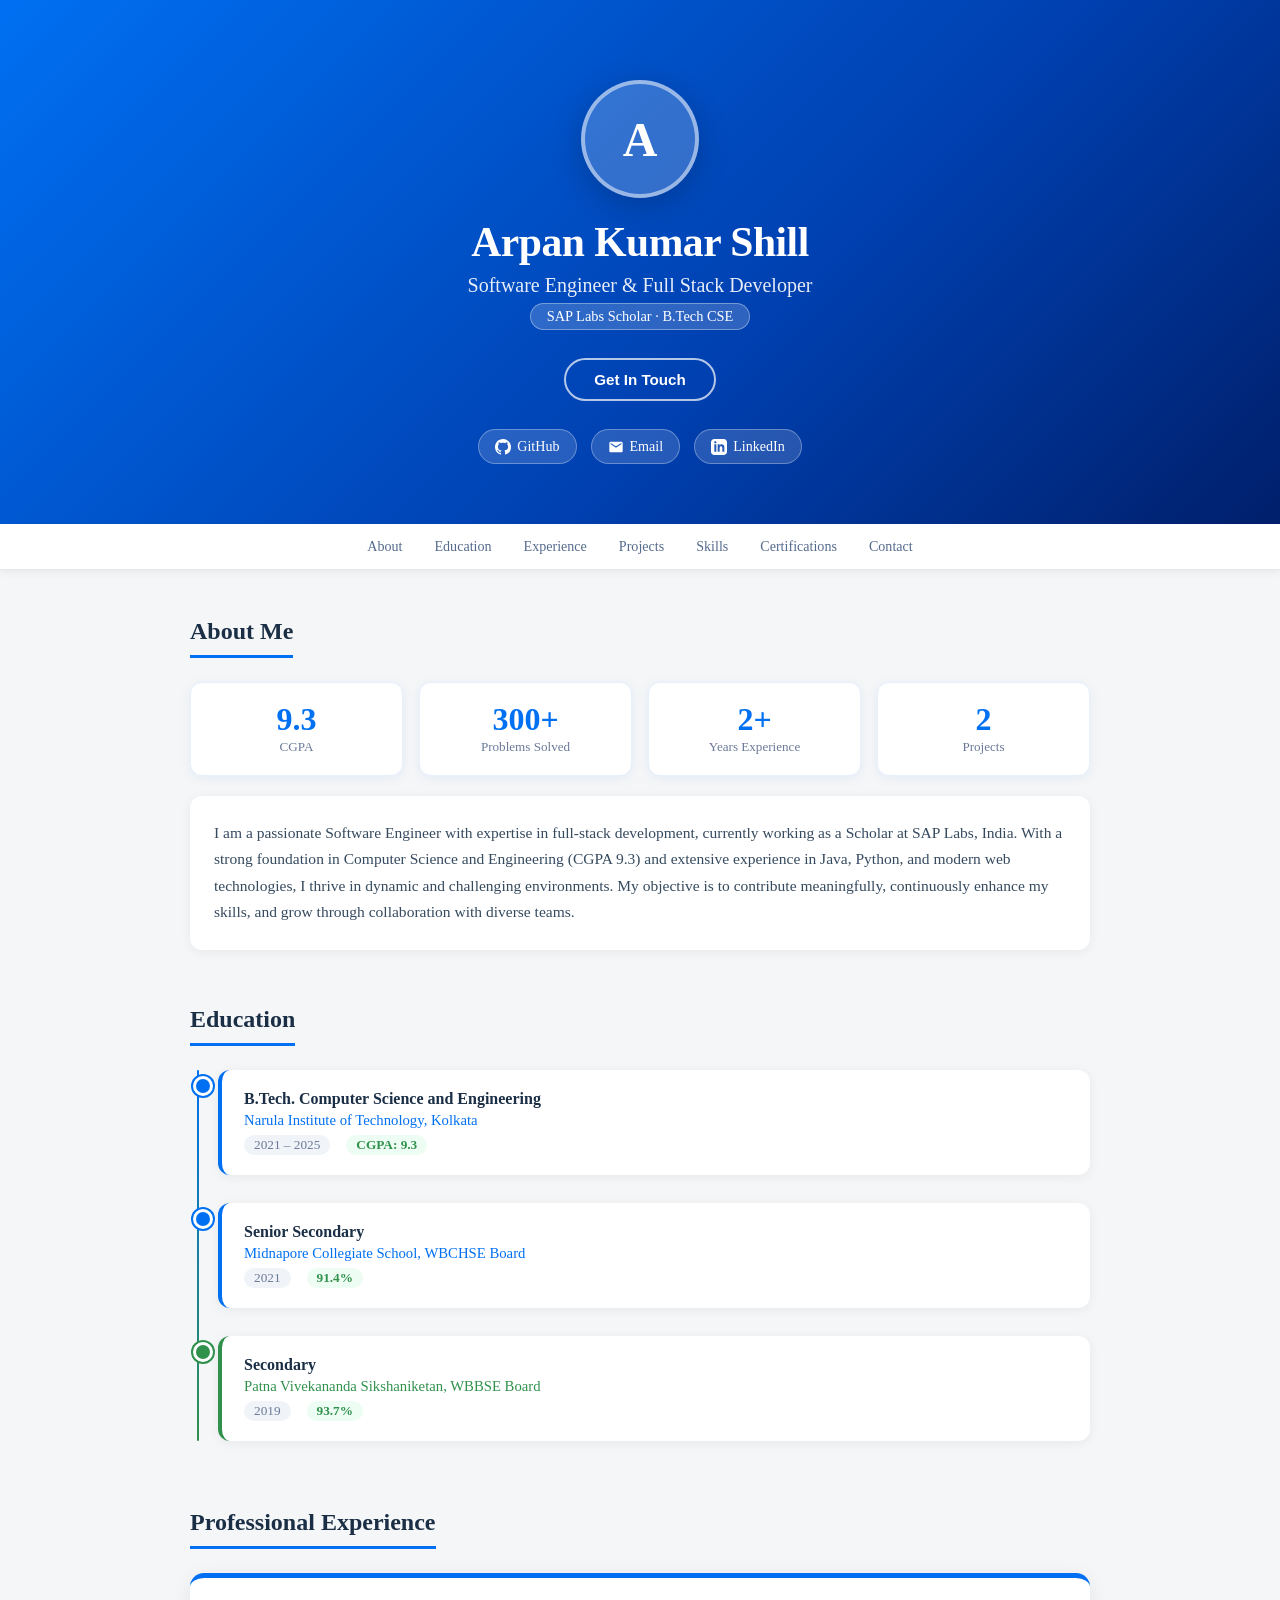
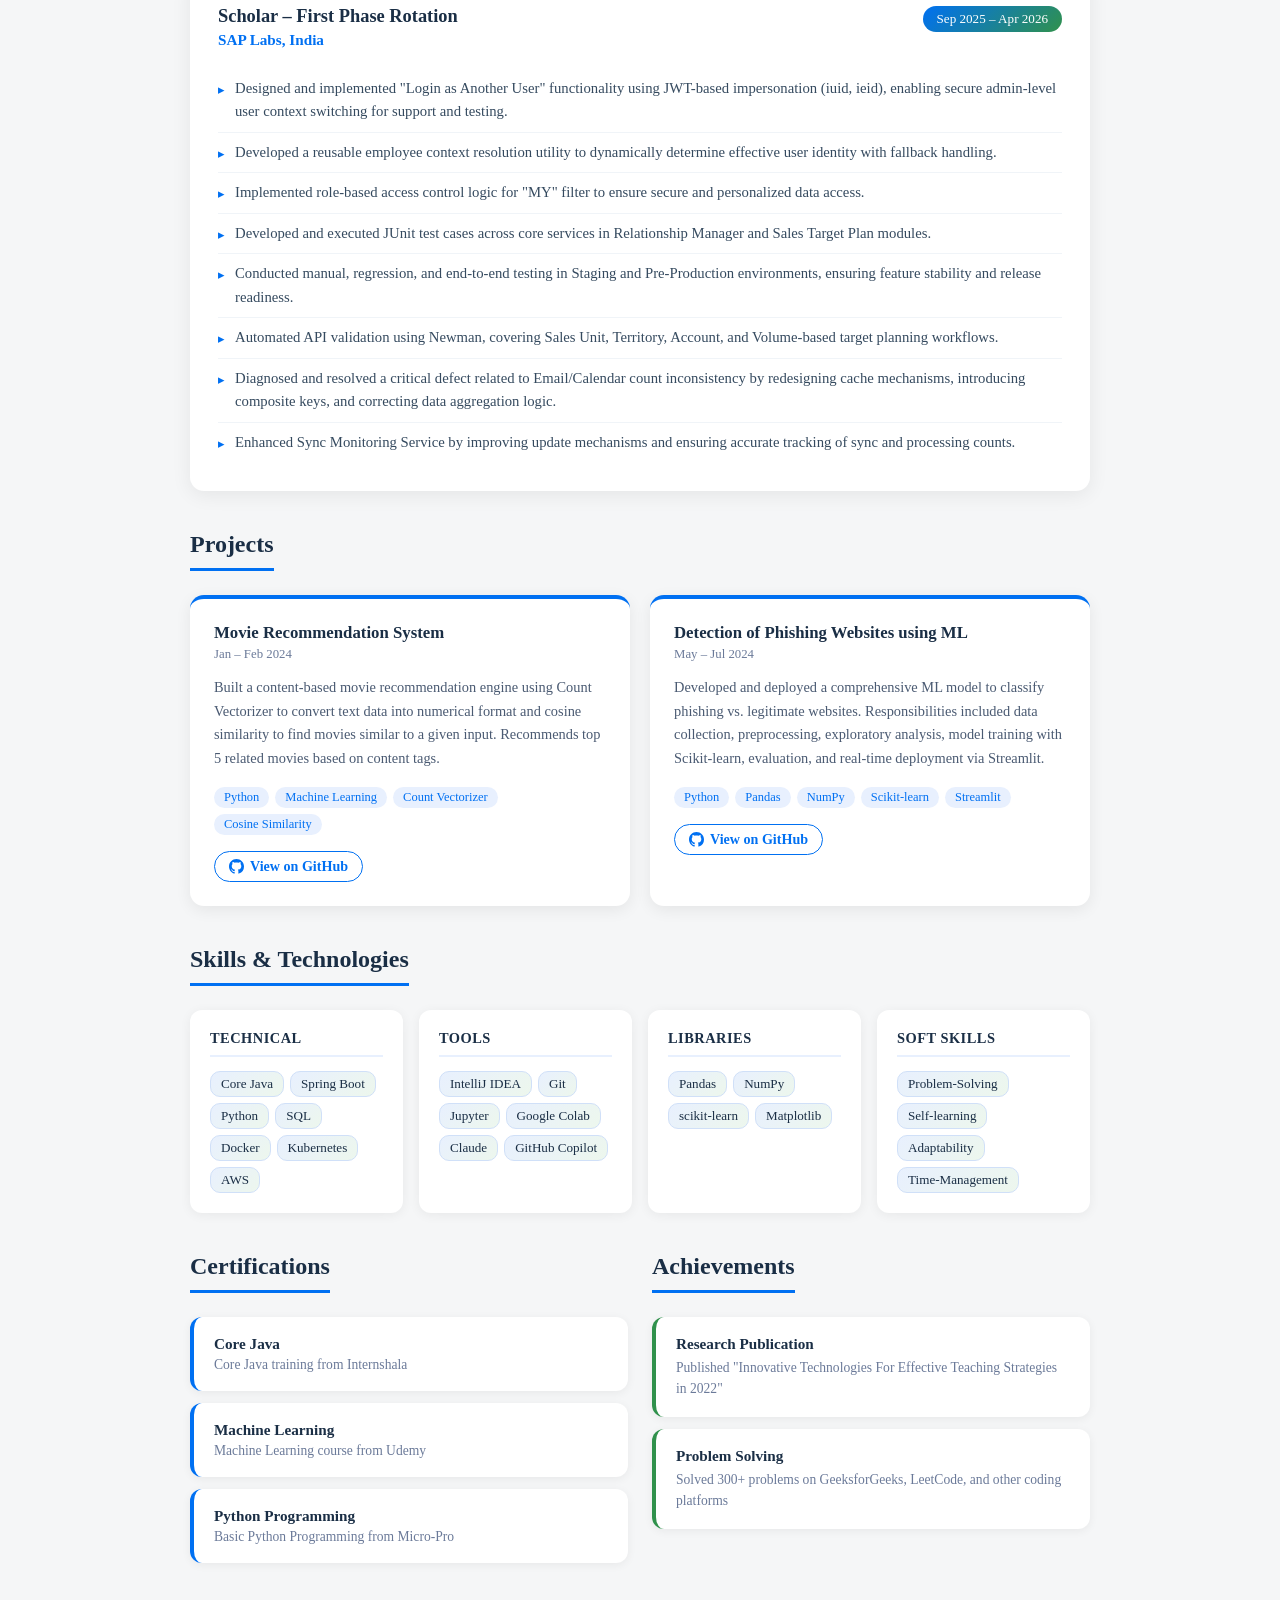
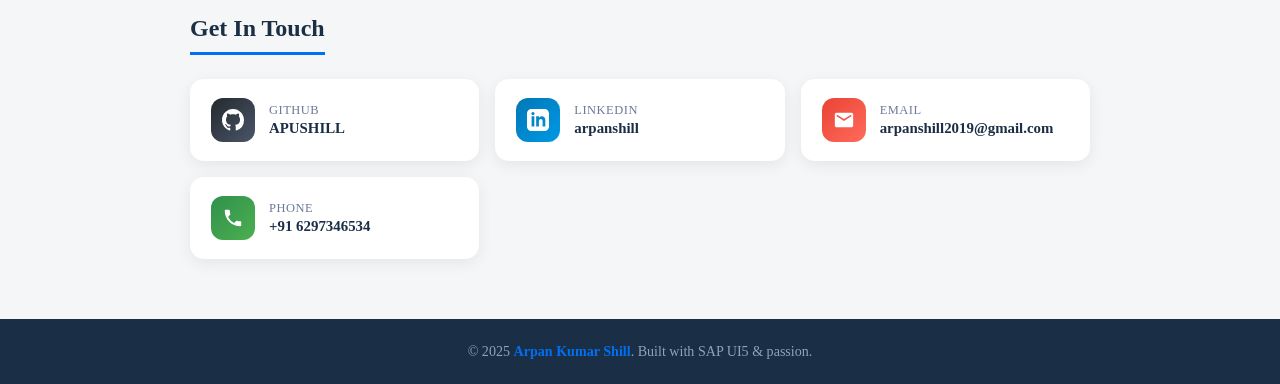
<file: portfolio.html>
<!DOCTYPE html>
<html lang="en">
<head>
    <meta charset="UTF-8">
    <meta name="viewport" content="width=device-width, initial-scale=1.0">
    <title>Arpan Kumar Shill - Portfolio</title>
<link rel="stylesheet" href="css/portfolio.css">
    <style>
        html, body { margin: 0; padding: 0; height: 100%; background: #f5f6f7; }

        /* Hero */
        .heroSection {
            background: linear-gradient(135deg, #0070f2 0%, #0040b0 60%, #001f6b 100%);
            padding: 80px 40px 60px;
            text-align: center;
            color: white;
        }
        .heroAvatar {
            width: 110px; height: 110px; border-radius: 50%;
            background: rgba(255,255,255,0.2);
            display: flex; align-items: center; justify-content: center;
            margin: 0 auto 20px;
            font-size: 3rem; font-weight: 700; color: white;
            border: 4px solid rgba(255,255,255,0.5);
            box-shadow: 0 8px 32px rgba(0,0,0,0.2);
        }
        .heroName { font-size: 2.6rem; font-weight: 700; margin: 0 0 8px; letter-spacing: -0.5px; }
        .heroRole { font-size: 1.25rem; font-weight: 400; opacity: 0.9; margin: 0 0 6px; }
        .heroBadge { display: inline-block; background: rgba(255,255,255,0.18); border: 1px solid rgba(255,255,255,0.35); border-radius: 20px; padding: 4px 16px; font-size: 0.9rem; margin-bottom: 28px; }
        .heroButtons { display: flex; gap: 12px; justify-content: center; flex-wrap: wrap; margin-bottom: 28px; }
        .heroBtnPrimary {
            background: white; color: #0070f2; border: none; padding: 12px 28px;
            border-radius: 24px; font-size: 0.95rem; font-weight: 600; cursor: pointer;
            box-shadow: 0 4px 16px rgba(0,0,0,0.15); transition: all 0.25s;
        }
        .heroBtnPrimary:hover { transform: translateY(-2px); box-shadow: 0 8px 24px rgba(0,0,0,0.2); }
        .heroBtnOutline {
            background: transparent; color: white; border: 2px solid rgba(255,255,255,0.7);
            padding: 11px 28px; border-radius: 24px; font-size: 0.95rem; font-weight: 600; cursor: pointer;
            transition: all 0.25s;
        }
        .heroBtnOutline:hover { background: rgba(255,255,255,0.15); transform: translateY(-2px); }
        .heroSocials { display: flex; gap: 14px; justify-content: center; }
        .heroSocialLink {
            display: flex; align-items: center; gap: 6px;
            background: rgba(255,255,255,0.15); border: 1px solid rgba(255,255,255,0.3);
            color: white; text-decoration: none; padding: 8px 16px; border-radius: 20px;
            font-size: 0.88rem; transition: all 0.25s;
        }
        .heroSocialLink:hover { background: rgba(255,255,255,0.28); transform: translateY(-2px); }
        .heroSocialLink svg { width: 16px; height: 16px; fill: currentColor; flex-shrink: 0; }

        /* Nav */
        .stickyNav {
            position: sticky; top: 0; z-index: 100;
            background: white; border-bottom: 1px solid #e5e9f0;
            box-shadow: 0 2px 8px rgba(0,0,0,0.06);
            display: flex; justify-content: center; flex-wrap: wrap; gap: 4px; padding: 8px 20px;
        }
        .navLink {
            text-decoration: none; color: #556b8d; font-size: 0.88rem; font-weight: 500;
            padding: 6px 14px; border-radius: 16px; transition: all 0.2s;
        }
        .navLink:hover { background: #e8f0fe; color: #0070f2; }

        /* Sections */
        .section { max-width: 900px; margin: 0 auto; padding: 48px 24px 0; }
        .sectionTitle {
            font-size: 1.5rem; font-weight: 700; color: #1a2e45; margin: 0 0 24px;
            padding-bottom: 10px; border-bottom: 3px solid #0070f2; display: inline-block;
        }

        /* Stats bar */
        .statsBar { display: flex; gap: 16px; flex-wrap: wrap; margin-bottom: 20px; }
        .statCard {
            flex: 1; min-width: 110px; background: white; border-radius: 12px;
            padding: 20px 16px; text-align: center;
            box-shadow: 0 2px 12px rgba(0,112,242,0.08); border: 1px solid #e8f0fe;
            transition: all 0.25s;
        }
        .statCard:hover { transform: translateY(-4px); box-shadow: 0 8px 24px rgba(0,112,242,0.15); }
        .statNum { font-size: 2rem; font-weight: 700; color: #0070f2; line-height: 1; }
        .statLabel { font-size: 0.82rem; color: #6b7a99; margin-top: 4px; }

        /* About */
        .aboutText { background: white; border-radius: 12px; padding: 24px; box-shadow: 0 2px 12px rgba(0,0,0,0.06); line-height: 1.7; color: #354a5f; font-size: 0.97rem; margin-bottom: 16px; }

        /* Timeline */
        .timeline { position: relative; padding-left: 28px; }
        .timeline::before { content: ''; position: absolute; left: 7px; top: 0; bottom: 0; width: 2px; background: linear-gradient(to bottom, #0070f2, #30914c); border-radius: 2px; }
        .tlItem { position: relative; margin-bottom: 28px; }
        .tlDot { position: absolute; left: -25px; top: 6px; width: 14px; height: 14px; border-radius: 50%; background: #0070f2; border: 3px solid white; box-shadow: 0 0 0 2px #0070f2; }
        .tlCard { background: white; border-radius: 12px; padding: 20px 22px; box-shadow: 0 2px 12px rgba(0,0,0,0.06); border-left: 4px solid #0070f2; }
        .tlTitle { font-size: 1rem; font-weight: 700; color: #1a2e45; margin: 0 0 4px; }
        .tlInst { font-size: 0.92rem; color: #0070f2; font-weight: 500; margin: 0 0 6px; }
        .tlMeta { display: flex; gap: 16px; flex-wrap: wrap; }
        .tlDate { font-size: 0.83rem; color: #6b7a99; background: #f0f4f8; padding: 2px 10px; border-radius: 10px; }
        .tlGrade { font-size: 0.83rem; color: #30914c; background: #edfdf3; padding: 2px 10px; border-radius: 10px; font-weight: 600; }

        /* Experience */
        .expCard { background: white; border-radius: 14px; padding: 28px; box-shadow: 0 4px 20px rgba(0,0,0,0.07); border-top: 5px solid #0070f2; }
        .expHeader { display: flex; justify-content: space-between; align-items: flex-start; flex-wrap: wrap; gap: 8px; margin-bottom: 20px; }
        .expTitle { font-size: 1.15rem; font-weight: 700; color: #1a2e45; margin: 0; }
        .expCompany { font-size: 0.95rem; color: #0070f2; font-weight: 600; margin: 4px 0 0; }
        .expDate { background: linear-gradient(135deg, #0070f2, #30914c); color: white; padding: 5px 14px; border-radius: 20px; font-size: 0.82rem; font-weight: 500; white-space: nowrap; }
        .expList { list-style: none; padding: 0; margin: 0; }
        .expList li { display: flex; gap: 10px; align-items: flex-start; padding: 8px 0; border-bottom: 1px solid #f0f4f8; color: #354a5f; font-size: 0.92rem; line-height: 1.6; }
        .expList li:last-child { border-bottom: none; }
        .expList li::before { content: '▸'; color: #0070f2; font-size: 0.8rem; margin-top: 3px; flex-shrink: 0; }

        /* Projects */
        .projectsGrid { display: grid; grid-template-columns: repeat(auto-fill, minmax(380px, 1fr)); gap: 20px; }
        .projCard { background: white; border-radius: 14px; padding: 24px; box-shadow: 0 4px 16px rgba(0,0,0,0.07); border-top: 4px solid #0070f2; transition: all 0.25s; }
        .projCard:hover { transform: translateY(-6px); box-shadow: 0 12px 32px rgba(0,112,242,0.14); }
        .projTitle { font-size: 1.05rem; font-weight: 700; color: #1a2e45; margin: 0 0 4px; }
        .projDate { font-size: 0.8rem; color: #6b7a99; margin: 0 0 12px; }
        .projDesc { font-size: 0.9rem; color: #4a5a72; line-height: 1.65; margin-bottom: 16px; }
        .techTags { display: flex; flex-wrap: wrap; gap: 6px; margin-bottom: 16px; }
        .techTag { background: #e8f0fe; color: #0070f2; padding: 3px 10px; border-radius: 12px; font-size: 0.78rem; font-weight: 500; }
        .projLink { display: inline-flex; align-items: center; gap: 6px; color: #0070f2; text-decoration: none; font-size: 0.88rem; font-weight: 600; padding: 6px 14px; border: 1.5px solid #0070f2; border-radius: 16px; transition: all 0.2s; }
        .projLink:hover { background: #0070f2; color: white; }
        .projLink svg { width: 15px; height: 15px; fill: currentColor; }

        /* Skills */
        .skillsGrid { display: grid; grid-template-columns: repeat(auto-fill, minmax(200px, 1fr)); gap: 16px; }
        .skillCat { background: white; border-radius: 12px; padding: 20px; box-shadow: 0 2px 12px rgba(0,0,0,0.06); }
        .skillCatTitle { font-size: 0.9rem; font-weight: 700; color: #1a2e45; margin: 0 0 14px; text-transform: uppercase; letter-spacing: 0.5px; border-bottom: 2px solid #e8f0fe; padding-bottom: 8px; }
        .skillTags { display: flex; flex-wrap: wrap; gap: 6px; }
        .skillTag { background: linear-gradient(135deg, #e8f0fe, #edf7ed); color: #1a2e45; padding: 4px 10px; border-radius: 10px; font-size: 0.82rem; font-weight: 500; border: 1px solid #d0e0f8; }

        /* Certs & Achievements */
        .twoCol { display: grid; grid-template-columns: 1fr 1fr; gap: 24px; }
        @media (max-width: 640px) { .twoCol { grid-template-columns: 1fr; } }
        .certCard { background: white; border-radius: 12px; padding: 18px 20px; box-shadow: 0 2px 10px rgba(0,0,0,0.06); border-left: 4px solid #0070f2; margin-bottom: 12px; }
        .certTitle { font-size: 0.95rem; font-weight: 700; color: #1a2e45; margin: 0 0 4px; }
        .certDesc { font-size: 0.85rem; color: #6b7a99; margin: 0; }
        .achCard { background: white; border-radius: 12px; padding: 18px 20px; box-shadow: 0 2px 10px rgba(0,0,0,0.06); border-left: 4px solid #30914c; margin-bottom: 12px; }
        .achTitle { font-size: 0.95rem; font-weight: 700; color: #1a2e45; margin: 0 0 4px; }
        .achDesc { font-size: 0.85rem; color: #6b7a99; margin: 0; line-height: 1.55; }

        /* Contact */
        .contactGrid { display: grid; grid-template-columns: repeat(auto-fill, minmax(220px, 1fr)); gap: 16px; margin-bottom: 48px; }
        .contactCard {
            display: flex; align-items: center; gap: 14px;
            background: white; border-radius: 14px; padding: 18px 20px;
            box-shadow: 0 4px 16px rgba(0,0,0,0.07); text-decoration: none; color: inherit;
            border: 1.5px solid transparent; transition: all 0.25s;
        }
        .contactCard:hover { border-color: #0070f2; transform: translateY(-4px); box-shadow: 0 10px 28px rgba(0,112,242,0.15); }
        .contactIcon { width: 44px; height: 44px; border-radius: 12px; display: flex; align-items: center; justify-content: center; flex-shrink: 0; }
        .contactIcon svg { width: 22px; height: 22px; fill: white; }
        .contactLabel { font-size: 0.78rem; color: #6b7a99; margin: 0 0 2px; text-transform: uppercase; letter-spacing: 0.5px; }
        .contactValue { font-size: 0.93rem; font-weight: 600; color: #1a2e45; margin: 0; }

        /* Footer */
        .footer { background: #1a2e45; color: #8fa3bc; text-align: center; padding: 24px; margin-top: 60px; font-size: 0.88rem; }
        .footer span { color: #0070f2; font-weight: 600; }

        @media (max-width: 600px) {
            .heroName { font-size: 1.9rem; }
            .projectsGrid { grid-template-columns: 1fr; }
            .section { padding: 36px 16px 0; }
        }
    </style>
</head>
<body>

<!-- Hero -->
<div class="heroSection">
    <div class="heroAvatar">A</div>
    <h1 class="heroName">Arpan Kumar Shill</h1>
    <p class="heroRole">Software Engineer &amp; Full Stack Developer</p>
    <span class="heroBadge">SAP Labs Scholar · B.Tech CSE</span>
    <div class="heroButtons">
        <button class="heroBtnOutline" onclick="document.getElementById('contact').scrollIntoView({behavior:'smooth'})">Get In Touch</button>
    </div>
    <div class="heroSocials">
        <a href="https://github.com/APUSHILL" target="_blank" class="heroSocialLink">
            <svg viewBox="0 0 24 24"><path d="M12 0C5.37 0 0 5.37 0 12c0 5.31 3.435 9.795 8.205 11.385.6.105.825-.255.825-.57 0-.285-.015-1.23-.015-2.235-3.015.555-3.795-.735-4.035-1.41-.135-.345-.72-1.41-1.23-1.695-.42-.225-1.02-.78-.015-.795.945-.015 1.62.87 1.845 1.23 1.08 1.815 2.805 1.305 3.495.99.105-.78.42-1.305.765-1.605-2.67-.3-5.46-1.335-5.46-5.925 0-1.305.465-2.385 1.23-3.225-.12-.3-.54-1.53.12-3.18 0 0 1.005-.315 3.3 1.23.96-.27 1.98-.405 3-.405s2.04.135 3 .405c2.295-1.56 3.3-1.23 3.3-1.23.66 1.65.24 2.88.12 3.18.765.84 1.23 1.905 1.23 3.225 0 4.605-2.805 5.625-5.475 5.925.435.375.81 1.095.81 2.22 0 1.605-.015 2.895-.015 3.3 0 .315.225.69.825.57A12.02 12.02 0 0024 12c0-6.63-5.37-12-12-12z"/></svg>
            GitHub
        </a>
        <a href="mailto:arpanshill2019@gmail.com" class="heroSocialLink">
            <svg viewBox="0 0 24 24"><path d="M20 4H4c-1.1 0-2 .9-2 2v12c0 1.1.9 2 2 2h16c1.1 0 2-.9 2-2V6c0-1.1-.9-2-2-2zm0 4l-8 5-8-5V6l8 5 8-5v2z"/></svg>
            Email
        </a>
        <a href="https://linkedin.com/in/arpanshill" target="_blank" class="heroSocialLink">
            <svg viewBox="0 0 24 24"><path d="M19 0h-14c-2.761 0-5 2.239-5 5v14c0 2.761 2.239 5 5 5h14c2.762 0 5-2.239 5-5v-14c0-2.761-2.238-5-5-5zm-11 19h-3v-11h3v11zm-1.5-12.268c-.966 0-1.75-.79-1.75-1.764s.784-1.764 1.75-1.764 1.75.79 1.75 1.764-.783 1.764-1.75 1.764zm13.5 12.268h-3v-5.604c0-3.368-4-3.113-4 0v5.604h-3v-11h3v1.765c1.396-2.586 7-2.777 7 2.476v6.759z"/></svg>
            LinkedIn
        </a>
    </div>
</div>

<!-- Sticky Nav -->
<nav class="stickyNav">
    <a href="#about"    class="navLink">About</a>
    <a href="#education" class="navLink">Education</a>
    <a href="#experience" class="navLink">Experience</a>
    <a href="#projects" class="navLink">Projects</a>
    <a href="#skills"   class="navLink">Skills</a>
    <a href="#certs"    class="navLink">Certifications</a>
    <a href="#contact"  class="navLink">Contact</a>
</nav>

<!-- About -->
<section id="about" class="section">
    <h2 class="sectionTitle">About Me</h2>
    <div class="statsBar">
        <div class="statCard"><div class="statNum">9.3</div><div class="statLabel">CGPA</div></div>
        <div class="statCard"><div class="statNum">300+</div><div class="statLabel">Problems Solved</div></div>
        <div class="statCard"><div class="statNum">2+</div><div class="statLabel">Years Experience</div></div>
        <div class="statCard"><div class="statNum">2</div><div class="statLabel">Projects</div></div>
    </div>
    <div class="aboutText">
        I am a passionate Software Engineer with expertise in full-stack development, currently working as a Scholar at SAP Labs, India. With a strong foundation in Computer Science and Engineering (CGPA 9.3) and extensive experience in Java, Python, and modern web technologies, I thrive in dynamic and challenging environments. My objective is to contribute meaningfully, continuously enhance my skills, and grow through collaboration with diverse teams.
    </div>
</section>

<!-- Education -->
<section id="education" class="section" style="padding-top:40px;">
    <h2 class="sectionTitle">Education</h2>
    <div class="timeline">
        <div class="tlItem">
            <div class="tlDot"></div>
            <div class="tlCard">
                <p class="tlTitle">B.Tech. Computer Science and Engineering</p>
                <p class="tlInst">Narula Institute of Technology, Kolkata</p>
                <div class="tlMeta">
                    <span class="tlDate">2021 – 2025</span>
                    <span class="tlGrade">CGPA: 9.3</span>
                </div>
            </div>
        </div>
        <div class="tlItem">
            <div class="tlDot"></div>
            <div class="tlCard">
                <p class="tlTitle">Senior Secondary</p>
                <p class="tlInst">Midnapore Collegiate School, WBCHSE Board</p>
                <div class="tlMeta">
                    <span class="tlDate">2021</span>
                    <span class="tlGrade">91.4%</span>
                </div>
            </div>
        </div>
        <div class="tlItem">
            <div class="tlDot" style="background:#30914c;box-shadow:0 0 0 2px #30914c;"></div>
            <div class="tlCard" style="border-left-color:#30914c;">
                <p class="tlTitle">Secondary</p>
                <p class="tlInst" style="color:#30914c;">Patna Vivekananda Sikshaniketan, WBBSE Board</p>
                <div class="tlMeta">
                    <span class="tlDate">2019</span>
                    <span class="tlGrade">93.7%</span>
                </div>
            </div>
        </div>
    </div>
</section>

<!-- Experience -->
<section id="experience" class="section" style="padding-top:40px;">
    <h2 class="sectionTitle">Professional Experience</h2>
    <div class="expCard">
        <div class="expHeader">
            <div>
                <p class="expTitle">Scholar – First Phase Rotation</p>
                <p class="expCompany">SAP Labs, India</p>
            </div>
            <span class="expDate">Sep 2025 – Apr 2026</span>
        </div>
        <ul class="expList">
            <li>Designed and implemented "Login as Another User" functionality using JWT-based impersonation (iuid, ieid), enabling secure admin-level user context switching for support and testing.</li>
            <li>Developed a reusable employee context resolution utility to dynamically determine effective user identity with fallback handling.</li>
            <li>Implemented role-based access control logic for "MY" filter to ensure secure and personalized data access.</li>
            <li>Developed and executed JUnit test cases across core services in Relationship Manager and Sales Target Plan modules.</li>
            <li>Conducted manual, regression, and end-to-end testing in Staging and Pre-Production environments, ensuring feature stability and release readiness.</li>
            <li>Automated API validation using Newman, covering Sales Unit, Territory, Account, and Volume-based target planning workflows.</li>
            <li>Diagnosed and resolved a critical defect related to Email/Calendar count inconsistency by redesigning cache mechanisms, introducing composite keys, and correcting data aggregation logic.</li>
            <li>Enhanced Sync Monitoring Service by improving update mechanisms and ensuring accurate tracking of sync and processing counts.</li>
        </ul>
    </div>
</section>

<!-- Projects -->
<section id="projects" class="section" style="padding-top:40px;">
    <h2 class="sectionTitle">Projects</h2>
    <div class="projectsGrid">
        <div class="projCard">
            <p class="projTitle">Movie Recommendation System</p>
            <p class="projDate">Jan – Feb 2024</p>
            <p class="projDesc">Built a content-based movie recommendation engine using Count Vectorizer to convert text data into numerical format and cosine similarity to find movies similar to a given input. Recommends top 5 related movies based on content tags.</p>
            <div class="techTags">
                <span class="techTag">Python</span>
                <span class="techTag">Machine Learning</span>
                <span class="techTag">Count Vectorizer</span>
                <span class="techTag">Cosine Similarity</span>
            </div>
            <a href="https://github.com/APUSHILL" target="_blank" class="projLink">
                <svg viewBox="0 0 24 24"><path d="M12 0C5.37 0 0 5.37 0 12c0 5.31 3.435 9.795 8.205 11.385.6.105.825-.255.825-.57 0-.285-.015-1.23-.015-2.235-3.015.555-3.795-.735-4.035-1.41-.135-.345-.72-1.41-1.23-1.695-.42-.225-1.02-.78-.015-.795.945-.015 1.62.87 1.845 1.23 1.08 1.815 2.805 1.305 3.495.99.105-.78.42-1.305.765-1.605-2.67-.3-5.46-1.335-5.46-5.925 0-1.305.465-2.385 1.23-3.225-.12-.3-.54-1.53.12-3.18 0 0 1.005-.315 3.3 1.23.96-.27 1.98-.405 3-.405s2.04.135 3 .405c2.295-1.56 3.3-1.23 3.3-1.23.66 1.65.24 2.88.12 3.18.765.84 1.23 1.905 1.23 3.225 0 4.605-2.805 5.625-5.475 5.925.435.375.81 1.095.81 2.22 0 1.605-.015 2.895-.015 3.3 0 .315.225.69.825.57A12.02 12.02 0 0024 12c0-6.63-5.37-12-12-12z"/></svg>
                View on GitHub
            </a>
        </div>
        <div class="projCard">
            <p class="projTitle">Detection of Phishing Websites using ML</p>
            <p class="projDate">May – Jul 2024</p>
            <p class="projDesc">Developed and deployed a comprehensive ML model to classify phishing vs. legitimate websites. Responsibilities included data collection, preprocessing, exploratory analysis, model training with Scikit-learn, evaluation, and real-time deployment via Streamlit.</p>
            <div class="techTags">
                <span class="techTag">Python</span>
                <span class="techTag">Pandas</span>
                <span class="techTag">NumPy</span>
                <span class="techTag">Scikit-learn</span>
                <span class="techTag">Streamlit</span>
            </div>
            <a href="https://github.com/APUSHILL" target="_blank" class="projLink">
                <svg viewBox="0 0 24 24"><path d="M12 0C5.37 0 0 5.37 0 12c0 5.31 3.435 9.795 8.205 11.385.6.105.825-.255.825-.57 0-.285-.015-1.23-.015-2.235-3.015.555-3.795-.735-4.035-1.41-.135-.345-.72-1.41-1.23-1.695-.42-.225-1.02-.78-.015-.795.945-.015 1.62.87 1.845 1.23 1.08 1.815 2.805 1.305 3.495.99.105-.78.42-1.305.765-1.605-2.67-.3-5.46-1.335-5.46-5.925 0-1.305.465-2.385 1.23-3.225-.12-.3-.54-1.53.12-3.18 0 0 1.005-.315 3.3 1.23.96-.27 1.98-.405 3-.405s2.04.135 3 .405c2.295-1.56 3.3-1.23 3.3-1.23.66 1.65.24 2.88.12 3.18.765.84 1.23 1.905 1.23 3.225 0 4.605-2.805 5.625-5.475 5.925.435.375.81 1.095.81 2.22 0 1.605-.015 2.895-.015 3.3 0 .315.225.69.825.57A12.02 12.02 0 0024 12c0-6.63-5.37-12-12-12z"/></svg>
                View on GitHub
            </a>
        </div>
    </div>
</section>

<!-- Skills -->
<section id="skills" class="section" style="padding-top:40px;">
    <h2 class="sectionTitle">Skills &amp; Technologies</h2>
    <div class="skillsGrid">
        <div class="skillCat">
            <p class="skillCatTitle">Technical</p>
            <div class="skillTags">
                <span class="skillTag">Core Java</span>
                <span class="skillTag">Spring Boot</span>
                <span class="skillTag">Python</span>
                <span class="skillTag">SQL</span>
                <span class="skillTag">Docker</span>
                <span class="skillTag">Kubernetes</span>
                <span class="skillTag">AWS</span>
            </div>
        </div>
        <div class="skillCat">
            <p class="skillCatTitle">Tools</p>
            <div class="skillTags">
                <span class="skillTag">IntelliJ IDEA</span>
                <span class="skillTag">Git</span>
                <span class="skillTag">Jupyter</span>
                <span class="skillTag">Google Colab</span>
                <span class="skillTag">Claude</span>
                <span class="skillTag">GitHub Copilot</span>
            </div>
        </div>
        <div class="skillCat">
            <p class="skillCatTitle">Libraries</p>
            <div class="skillTags">
                <span class="skillTag">Pandas</span>
                <span class="skillTag">NumPy</span>
                <span class="skillTag">scikit-learn</span>
                <span class="skillTag">Matplotlib</span>
            </div>
        </div>
        <div class="skillCat">
            <p class="skillCatTitle">Soft Skills</p>
            <div class="skillTags">
                <span class="skillTag">Problem-Solving</span>
                <span class="skillTag">Self-learning</span>
                <span class="skillTag">Adaptability</span>
                <span class="skillTag">Time-Management</span>
            </div>
        </div>
    </div>
</section>

<!-- Certifications & Achievements -->
<section id="certs" class="section" style="padding-top:40px;">
    <div class="twoCol">
        <div>
            <h2 class="sectionTitle">Certifications</h2>
            <div class="certCard">
                <p class="certTitle">Core Java</p>
                <p class="certDesc">Core Java training from Internshala</p>
            </div>
            <div class="certCard">
                <p class="certTitle">Machine Learning</p>
                <p class="certDesc">Machine Learning course from Udemy</p>
            </div>
            <div class="certCard">
                <p class="certTitle">Python Programming</p>
                <p class="certDesc">Basic Python Programming from Micro-Pro</p>
            </div>
        </div>
        <div>
            <h2 class="sectionTitle">Achievements</h2>
            <div class="achCard">
                <p class="achTitle">Research Publication</p>
                <p class="achDesc">Published "Innovative Technologies For Effective Teaching Strategies in 2022"</p>
            </div>
            <div class="achCard">
                <p class="achTitle">Problem Solving</p>
                <p class="achDesc">Solved 300+ problems on GeeksforGeeks, LeetCode, and other coding platforms</p>
            </div>
        </div>
    </div>
</section>

<!-- Contact -->
<section id="contact" class="section" style="padding-top:40px;">
    <h2 class="sectionTitle">Get In Touch</h2>
    <div class="contactGrid">
        <a href="https://github.com/APUSHILL" target="_blank" class="contactCard">
            <div class="contactIcon" style="background:linear-gradient(135deg,#24292e,#4a5568);">
                <svg viewBox="0 0 24 24"><path d="M12 0C5.37 0 0 5.37 0 12c0 5.31 3.435 9.795 8.205 11.385.6.105.825-.255.825-.57 0-.285-.015-1.23-.015-2.235-3.015.555-3.795-.735-4.035-1.41-.135-.345-.72-1.41-1.23-1.695-.42-.225-1.02-.78-.015-.795.945-.015 1.62.87 1.845 1.23 1.08 1.815 2.805 1.305 3.495.99.105-.78.42-1.305.765-1.605-2.67-.3-5.46-1.335-5.46-5.925 0-1.305.465-2.385 1.23-3.225-.12-.3-.54-1.53.12-3.18 0 0 1.005-.315 3.3 1.23.96-.27 1.98-.405 3-.405s2.04.135 3 .405c2.295-1.56 3.3-1.23 3.3-1.23.66 1.65.24 2.88.12 3.18.765.84 1.23 1.905 1.23 3.225 0 4.605-2.805 5.625-5.475 5.925.435.375.81 1.095.81 2.22 0 1.605-.015 2.895-.015 3.3 0 .315.225.69.825.57A12.02 12.02 0 0024 12c0-6.63-5.37-12-12-12z"/></svg>
            </div>
            <div>
                <p class="contactLabel">GitHub</p>
                <p class="contactValue">APUSHILL</p>
            </div>
        </a>
        <a href="https://linkedin.com/in/arpanshill" target="_blank" class="contactCard">
            <div class="contactIcon" style="background:linear-gradient(135deg,#0077b5,#0099e6);">
                <svg viewBox="0 0 24 24"><path d="M19 0h-14c-2.761 0-5 2.239-5 5v14c0 2.761 2.239 5 5 5h14c2.762 0 5-2.239 5-5v-14c0-2.761-2.238-5-5-5zm-11 19h-3v-11h3v11zm-1.5-12.268c-.966 0-1.75-.79-1.75-1.764s.784-1.764 1.75-1.764 1.75.79 1.75 1.764-.783 1.764-1.75 1.764zm13.5 12.268h-3v-5.604c0-3.368-4-3.113-4 0v5.604h-3v-11h3v1.765c1.396-2.586 7-2.777 7 2.476v6.759z"/></svg>
            </div>
            <div>
                <p class="contactLabel">LinkedIn</p>
                <p class="contactValue">arpanshill</p>
            </div>
        </a>
        <a href="mailto:arpanshill2019@gmail.com" class="contactCard">
            <div class="contactIcon" style="background:linear-gradient(135deg,#ea4335,#ff6b5b);">
                <svg viewBox="0 0 24 24"><path d="M20 4H4c-1.1 0-2 .9-2 2v12c0 1.1.9 2 2 2h16c1.1 0 2-.9 2-2V6c0-1.1-.9-2-2-2zm0 4l-8 5-8-5V6l8 5 8-5v2z"/></svg>
            </div>
            <div>
                <p class="contactLabel">Email</p>
                <p class="contactValue">arpanshill2019@gmail.com</p>
            </div>
        </a>
        <a href="tel:+916297346534" class="contactCard">
            <div class="contactIcon" style="background:linear-gradient(135deg,#30914c,#4caf50);">
                <svg viewBox="0 0 24 24"><path d="M6.62 10.79a15.053 15.053 0 006.59 6.59l2.2-2.2c.27-.27.67-.36 1.02-.24 1.12.37 2.33.57 3.57.57.55 0 1 .45 1 1V20c0 .55-.45 1-1 1-9.39 0-17-7.61-17-17 0-.55.45-1 1-1h3.5c.55 0 1 .45 1 1 0 1.25.2 2.45.57 3.57.11.35.03.74-.25 1.02l-2.2 2.2z"/></svg>
            </div>
            <div>
                <p class="contactLabel">Phone</p>
                <p class="contactValue">+91 6297346534</p>
            </div>
        </a>
    </div>
</section>

<!-- Footer -->
<div class="footer">
    &copy; 2025 <span>Arpan Kumar Shill</span>. Built with SAP UI5 &amp; passion.
</div>

</body>
</html>
</file>
<file: css/portfolio.css>
/* Custom Portfolio Styles */

/* Main Title Styling */
.portfolioMainTitle {
    color: #0070f2 !important;
    font-weight: 700 !important;
    text-shadow: 0 2px 4px rgba(0, 112, 242, 0.1);
}

.portfolioSubTitle {
    color: #354a5f !important;
    font-size: 1.2rem !important;
    font-weight: 500 !important;
}

/* Action Buttons */
.portfolioActionButton {
    box-shadow: 0 4px 8px rgba(0, 112, 242, 0.2) !important;
    transition: all 0.3s ease !important;
}

.portfolioActionButton:hover {
    transform: translateY(-2px) !important;
    box-shadow: 0 6px 16px rgba(0, 112, 242, 0.3) !important;
}

/* Contact Menu */
.portfolioContactMenu .sapMMenuBtn {
    box-shadow: 0 2px 8px rgba(0, 0, 0, 0.1) !important;
}

/* Avatar Enhancement */
.portfolioAvatar {
    box-shadow: 0 4px 12px rgba(0, 112, 242, 0.2) !important;
    border: 3px solid #f0f4f8 !important;
}

/* Header Content */
.portfolioHeaderContent {
    background: linear-gradient(135deg, #fafbfc 0%, #f0f4f8 100%) !important;
    padding: 2rem !important;
    border-radius: 12px !important;
    box-shadow: 0 4px 16px rgba(0, 0, 0, 0.1) !important;
}

.portfolioObjective {
    font-size: 1.1rem !important;
    line-height: 1.6 !important;
    color: #32363a !important;
    font-weight: 400 !important;
}

/* Contact Buttons in Header */
.portfolioContactContainer {
    gap: 0.5rem !important;
}

.portfolioContactButton {
    background: rgba(0, 112, 242, 0.1) !important;
    border: 1px solid rgba(0, 112, 242, 0.2) !important;
    border-radius: 20px !important;
    padding: 0.5rem 1rem !important;
    transition: all 0.3s ease !important;
}

.portfolioContactButton:hover {
    background: rgba(0, 112, 242, 0.2) !important;
    transform: translateY(-2px) !important;
    box-shadow: 0 4px 8px rgba(0, 112, 242, 0.2) !important;
}

.portfolioContactButton .sapMBtnIcon {
    color: #0070f2 !important;
}

.portfolioContactButton .sapMBtnText {
    color: #0070f2 !important;
    font-weight: 500 !important;
}

/* Stats Section */
.portfolioStatsSection .sapMPanelHdr {
    background: linear-gradient(90deg, #0070f2, #30914c) !important;
    color: white !important;
    border-radius: 8px 8px 0 0 !important;
}

.portfolioStatsCard {
    background: linear-gradient(135deg, #ffffff 0%, #f8fbff 100%) !important;
    border: 1px solid #e1e8f0 !important;
    border-radius: 12px !important;
    box-shadow: 0 6px 20px rgba(0, 112, 242, 0.1) !important;
    transition: all 0.3s ease !important;
}

.portfolioStatsCard:hover {
    transform: translateY(-4px) !important;
    box-shadow: 0 8px 25px rgba(0, 112, 242, 0.2) !important;
}

/* Panel Enhancements */
.sapMPanel {
    border-radius: 12px !important;
    box-shadow: 0 4px 12px rgba(0, 0, 0, 0.08) !important;
    border: none !important;
    overflow: hidden !important;
}

.sapMPanelHdr {
    background: linear-gradient(135deg, #0070f2 0%, #0064d9 100%) !important;
    color: white !important;
    padding: 1rem 1.5rem !important;
    font-weight: 600 !important;
}

.sapMPanelContent {
    padding: 1.5rem !important;
    background: #fafbfc !important;
}

/* Card Enhancements */
.sapFCard {
    transition: all 0.3s ease !important;
    border-radius: 12px !important;
    overflow: hidden !important;
}

.sapFCard:hover {
    transform: translateY(-6px) !important;
    box-shadow: 0 12px 30px rgba(0, 0, 0, 0.15) !important;
}

/* List Items */
.sapMObjLItem, .sapMSLI {
    border-radius: 8px !important;
    margin-bottom: 0.5rem !important;
    box-shadow: 0 2px 8px rgba(0, 0, 0, 0.05) !important;
    transition: all 0.3s ease !important;
}

.sapMObjLItem:hover, .sapMSLI:hover {
    transform: translateX(4px) !important;
    box-shadow: 0 4px 12px rgba(0, 112, 242, 0.1) !important;
    background: #f8fbff !important;
}

/* Token Styling */
.sapMToken {
    background: linear-gradient(135deg, #0070f2 0%, #30914c 100%) !important;
    color: white !important;
    border-radius: 20px !important;
    font-weight: 500 !important;
    transition: all 0.3s ease !important;
    border: none !important;
}

.sapMToken:hover {
    transform: scale(1.05) !important;
    box-shadow: 0 4px 8px rgba(0, 112, 242, 0.3) !important;
}

/* Responsive Enhancements */
@media (max-width: 768px) {
    .portfolioHeaderContent {
        padding: 1rem !important;
    }
    
    .portfolioContactContainer {
        flex-wrap: wrap !important;
        justify-content: center !important;
    }
    
    .portfolioContactButton {
        margin: 0.25rem !important;
        font-size: 0.9rem !important;
    }
    
    .portfolioAvatar {
        margin-right: 1rem !important;
    }
}

/* Animation Enhancements */
.sapUiContentPadding > * {
    animation: fadeInUp 0.6s ease-out;
}

@keyframes fadeInUp {
    from {
        opacity: 0;
        transform: translateY(20px);
    }
    to {
        opacity: 1;
        transform: translateY(0);
    }
}

/* Gradient Background for Main Container */
.sapFDynamicPage {
    background: linear-gradient(135deg, #fafbfc 0%, #f0f4f8 50%, #e8f1ff 100%) !important;
}

/* Enhanced Scrollbar */
.sapMScrollCont::-webkit-scrollbar {
    width: 8px;
}

.sapMScrollCont::-webkit-scrollbar-track {
    background: #f1f1f1;
    border-radius: 4px;
}

.sapMScrollCont::-webkit-scrollbar-thumb {
    background: linear-gradient(135deg, #0070f2, #30914c);
    border-radius: 4px;
}

.sapMScrollCont::-webkit-scrollbar-thumb:hover {
    background: linear-gradient(135deg, #0064d9, #2a8245);
}
</file>
